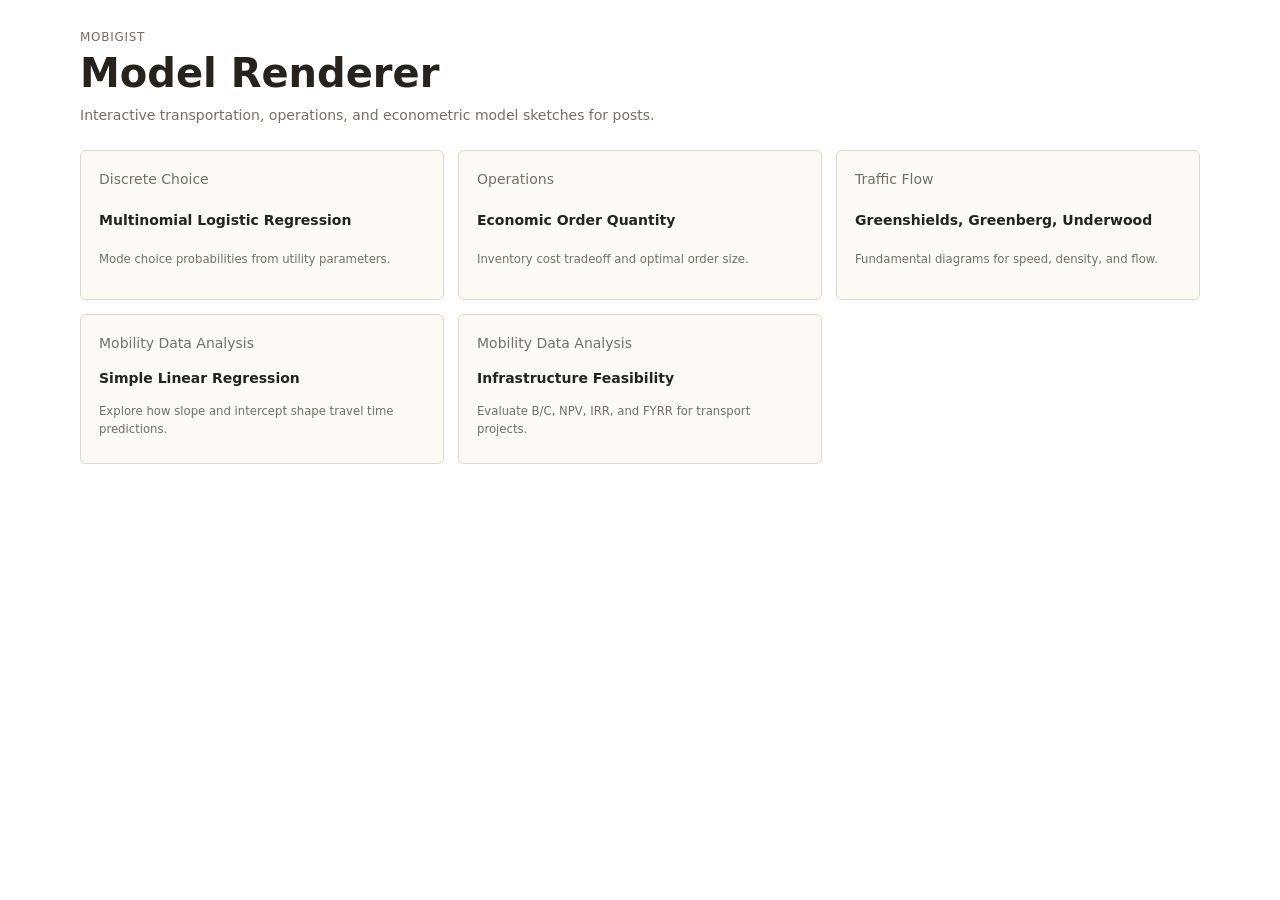
<file: index.html>
<!doctype html>
<html lang="en">
<head>
  <meta charset="utf-8">
  <meta name="viewport" content="width=device-width, initial-scale=1">
  <title>Mobigist Model Renderer</title>
  <link rel="stylesheet" href="./assets/shared.css">
</head>
<body>
  <main class="site-shell">
    <header class="site-header">
      <p class="eyebrow">Mobigist</p>
      <h1>Model Renderer</h1>
      <p class="lede">Interactive transportation, operations, and econometric model sketches for posts.</p>
    </header>

    <section id="model-list" class="model-list" aria-label="Available models">
      <p class="note">Loading models...</p>
    </section>
  </main>

  <script type="module">
    const modelList = document.getElementById('model-list');

    function createModelCard(model) {
      const card = document.createElement('a');
      card.className = 'model-card';
      card.href = `./models/${model.slug}/`;

      const category = document.createElement('span');
      category.textContent = model.category;

      const title = document.createElement('strong');
      title.textContent = model.title;

      const description = document.createElement('small');
      description.textContent = model.description;

      card.append(category, title, description);
      return card;
    }

    try {
      const response = await fetch('./models/manifest.json');
      if (!response.ok) throw new Error(`HTTP ${response.status}`);

      const models = await response.json();
      modelList.replaceChildren(...models.map(createModelCard));
    } catch (error) {
      modelList.replaceChildren();
      const message = document.createElement('p');
      message.className = 'note';
      message.textContent = 'Unable to load the model list. Run this page through a local server or check models/manifest.json.';
      modelList.append(message);
      console.error('Failed to load model manifest:', error);
    }
  </script>
</body>
</html>
</file>
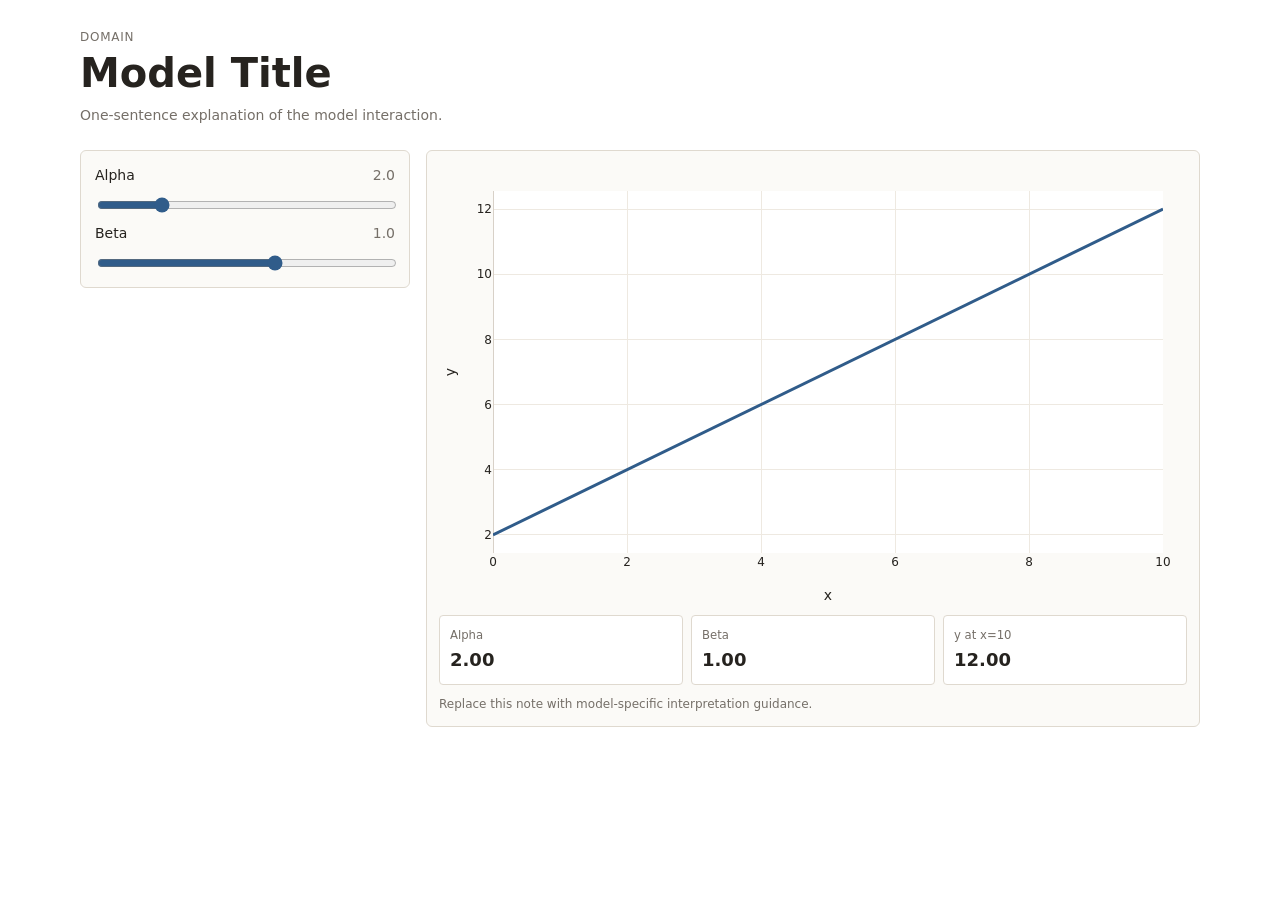
<file: MODEL_TEMPLATE/index.html>
<!doctype html>
<html lang="en">
<head>
  <meta charset="utf-8">
  <meta name="viewport" content="width=device-width, initial-scale=1">
  <title>Model Title</title>
  <link rel="stylesheet" href="../../assets/shared.css">
  <link rel="stylesheet" href="./style.css">
  <script src="https://cdn.plot.ly/plotly-2.35.2.min.js"></script>
</head>
<body>
  <main class="model-shell">
    <header class="model-header">
      <p class="eyebrow">Domain</p>
      <h1>Model Title</h1>
      <p class="lede">One-sentence explanation of the model interaction.</p>
    </header>

    <section class="workspace">
      <aside class="controls" aria-label="Model controls">
        <div class="control-group">
          <div class="control-row">
            <label for="alpha">Alpha</label>
            <output data-output="alpha"></output>
          </div>
          <input id="alpha" type="range" min="0" max="10" step="0.1" value="2">

          <div class="control-row">
            <label for="beta">Beta</label>
            <output data-output="beta"></output>
          </div>
          <input id="beta" type="range" min="-5" max="5" step="0.1" value="1">
        </div>
      </aside>

      <section class="chart-panel">
        <div id="chart" class="chart" role="img" aria-label="Interactive model chart"></div>
        <div id="metrics" class="metric-grid"></div>
        <p class="note">Replace this note with model-specific interpretation guidance.</p>
      </section>
    </section>
  </main>
  <script type="module" src="./model.js"></script>
</body>
</html>
</file>
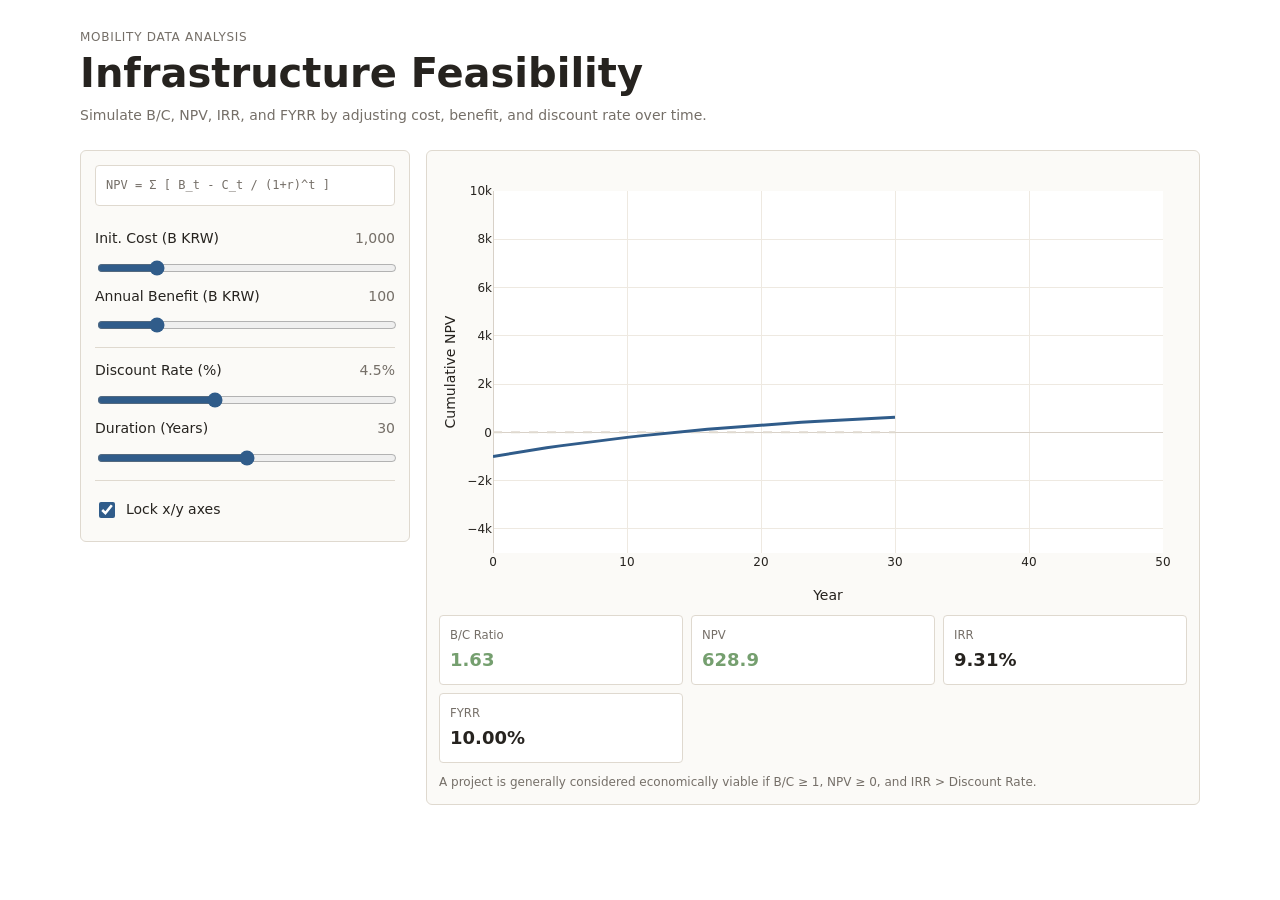
<file: models/economic-feasibility/index.html>
<!doctype html>
<html lang="en">
<head>
  <meta charset="utf-8">
  <meta name="viewport" content="width=device-width, initial-scale=1">
  <title>Infrastructure Feasibility</title>
  <link rel="stylesheet" href="../../assets/shared.css">
  <link rel="stylesheet" href="./style.css">
  <script src="https://cdn.plot.ly/plotly-2.35.2.min.js"></script>
</head>
<body>
  <main class="model-shell">
    <header class="model-header">
      <p class="eyebrow">Mobility Data Analysis</p>
      <h1>Infrastructure Feasibility</h1>
      <p class="lede">Simulate B/C, NPV, IRR, and FYRR by adjusting cost, benefit, and discount rate over time.</p>
    </header>

    <section class="workspace">
      <aside class="controls" aria-label="Feasibility controls">
        <p class="formula">NPV = Σ [ B_t - C_t / (1+r)^t ]</p>
        <div class="control-group">
          <div class="control-row">
            <label for="cost">Init. Cost (B KRW)</label>
            <output data-output="cost"></output>
          </div>
          <input id="cost" type="range" min="100" max="5000" step="100" value="1000">
          
          <div class="control-row">
            <label for="benefit">Annual Benefit (B KRW)</label>
            <output data-output="benefit"></output>
          </div>
          <input id="benefit" type="range" min="10" max="500" step="10" value="100">
        </div>
        <div class="control-group">
          <div class="control-row">
            <label for="discount-rate">Discount Rate (%)</label>
            <output data-output="discount-rate"></output>
          </div>
          <input id="discount-rate" type="range" min="1.0" max="10.0" step="0.1" value="4.5">
          
          <div class="control-row">
            <label for="duration">Duration (Years)</label>
            <output data-output="duration"></output>
          </div>
          <input id="duration" type="range" min="10" max="50" step="5" value="30">
        </div>
        <div class="control-group">
          <label class="checkbox-row" for="lock-axes">
            <input id="lock-axes" type="checkbox" checked>
            Lock x/y axes
          </label>
        </div>
      </aside>

      <section class="chart-panel">
        <div id="chart" class="chart" role="img" aria-label="Cumulative NPV Chart"></div>
        <div id="metrics" class="metric-grid"></div>
        <p class="note">A project is generally considered economically viable if B/C &ge; 1, NPV &ge; 0, and IRR &gt; Discount Rate.</p>
      </section>
    </section>
  </main>
  <script type="module" src="./model.js"></script>
</body>
</html>
</file>
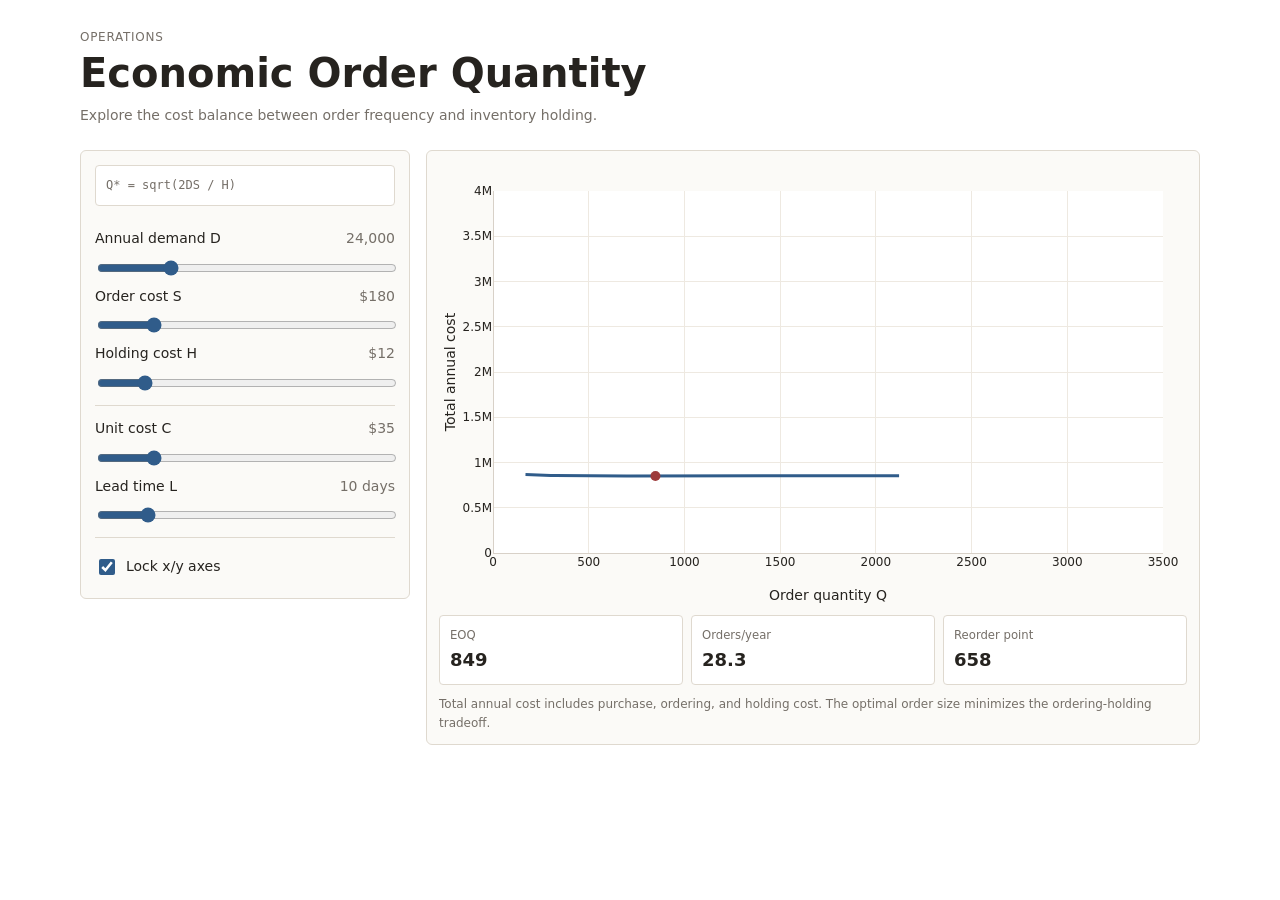
<file: models/eoq/index.html>
<!doctype html>
<html lang="en">
<head>
  <meta charset="utf-8">
  <meta name="viewport" content="width=device-width, initial-scale=1">
  <title>Economic Order Quantity</title>
  <link rel="stylesheet" href="../../assets/shared.css">
  <link rel="stylesheet" href="./style.css">
  <script src="https://cdn.plot.ly/plotly-2.35.2.min.js"></script>
</head>
<body>
  <main class="model-shell">
    <header class="model-header">
      <p class="eyebrow">Operations</p>
      <h1>Economic Order Quantity</h1>
      <p class="lede">Explore the cost balance between order frequency and inventory holding.</p>
    </header>

    <section class="workspace">
      <aside class="controls" aria-label="EOQ controls">
        <p class="formula">Q* = sqrt(2DS / H)</p>
        <div class="control-group">
          <div class="control-row"><label for="demand">Annual demand D</label><output data-output="demand"></output></div>
          <input id="demand" type="range" min="1000" max="100000" step="1000" value="24000">
          <div class="control-row"><label for="order-cost">Order cost S</label><output data-output="order-cost"></output></div>
          <input id="order-cost" type="range" min="10" max="1000" step="10" value="180">
          <div class="control-row"><label for="holding-cost">Holding cost H</label><output data-output="holding-cost"></output></div>
          <input id="holding-cost" type="range" min="1" max="80" step="1" value="12">
        </div>
        <div class="control-group">
          <div class="control-row"><label for="unit-cost">Unit cost C</label><output data-output="unit-cost"></output></div>
          <input id="unit-cost" type="range" min="1" max="200" step="1" value="35">
          <div class="control-row"><label for="lead-time">Lead time L</label><output data-output="lead-time"></output></div>
          <input id="lead-time" type="range" min="1" max="60" step="1" value="10">
        </div>
        <div class="control-group">
          <label class="checkbox-row" for="lock-axes">
            <input id="lock-axes" type="checkbox" checked>
            Lock x/y axes
          </label>
        </div>
      </aside>

      <section class="chart-panel">
        <div id="chart" class="chart" role="img" aria-label="EOQ cost curve"></div>
        <div class="metric-grid" id="metrics"></div>
        <p class="note">Total annual cost includes purchase, ordering, and holding cost. The optimal order size minimizes the ordering-holding tradeoff.</p>
      </section>
    </section>
  </main>
  <script type="module" src="./model.js"></script>
</body>
</html>
</file>
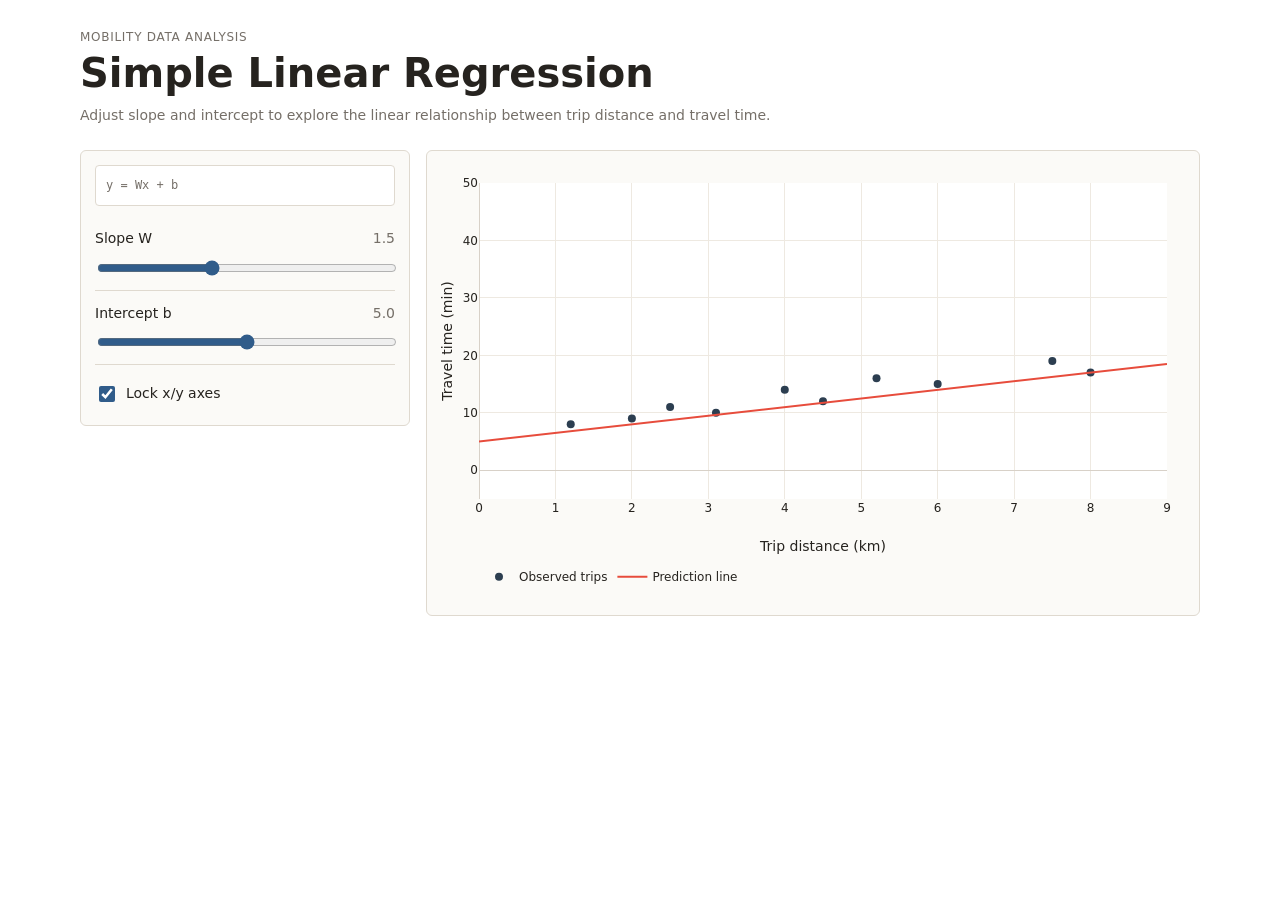
<file: models/linear-regression/index.html>
<!doctype html>
<html lang="en">
<head>
  <meta charset="utf-8">
  <meta name="viewport" content="width=device-width, initial-scale=1.0">
  <title>Simple Linear Regression</title>
  <link rel="stylesheet" href="../../assets/shared.css">
  <link rel="stylesheet" href="./style.css">
  <script src="https://cdn.plot.ly/plotly-2.35.2.min.js"></script>
</head>
<body>
  <main class="model-shell">
    <header class="model-header">
      <p class="eyebrow">Mobility Data Analysis</p>
      <h1>Simple Linear Regression</h1>
      <p class="lede">Adjust slope and intercept to explore the linear relationship between trip distance and travel time.</p>
    </header>

    <section class="workspace">
      <aside class="controls" aria-label="Linear regression controls">
        <p class="formula">y = Wx + b</p>
        <div class="control-group">
          <div class="control-row">
            <label for="weight">Slope W</label>
            <output data-output="weight"></output>
          </div>
          <input type="range" id="weight" min="0" max="4" step="0.1" value="1.5">
        </div>
        <div class="control-group">
          <div class="control-row">
            <label for="bias">Intercept b</label>
            <output data-output="bias"></output>
          </div>
          <input type="range" id="bias" min="-5" max="15" step="0.5" value="5.0">
        </div>
        <div class="control-group">
          <label class="checkbox-row" for="lock-axes">
            <input id="lock-axes" type="checkbox" checked>
            Lock x/y axes
          </label>
        </div>
      </aside>

      <section class="chart-panel">
        <div id="plot" class="chart" role="img" aria-label="Linear regression scatterplot"></div>
      </section>
    </section>
  </main>

  <script type="module" src="./model.js"></script>
</body>
</html>
</file>
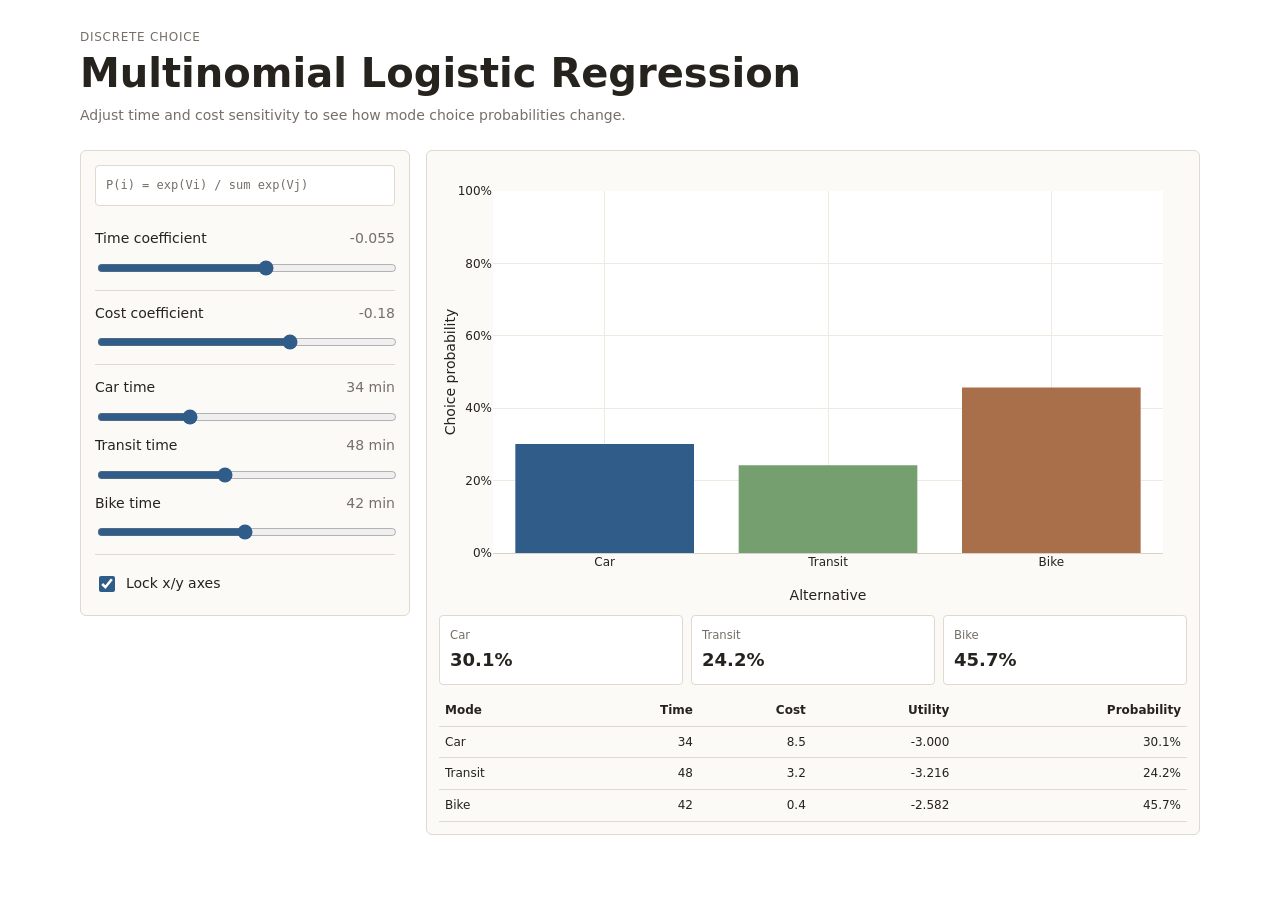
<file: models/multinomial-logit/index.html>
<!doctype html>
<html lang="en">
<head>
  <meta charset="utf-8">
  <meta name="viewport" content="width=device-width, initial-scale=1">
  <title>Multinomial Logistic Regression</title>
  <link rel="stylesheet" href="../../assets/shared.css">
  <link rel="stylesheet" href="./style.css">
  <script src="https://cdn.plot.ly/plotly-2.35.2.min.js"></script>
</head>
<body>
  <main class="model-shell">
    <header class="model-header">
      <p class="eyebrow">Discrete Choice</p>
      <h1>Multinomial Logistic Regression</h1>
      <p class="lede">Adjust time and cost sensitivity to see how mode choice probabilities change.</p>
    </header>

    <section class="workspace">
      <aside class="controls" aria-label="Model controls">
        <p class="formula">P(i) = exp(Vi) / sum exp(Vj)</p>
        <div class="control-group">
          <div class="control-row">
            <label for="beta-time">Time coefficient</label>
            <output data-output="beta-time"></output>
          </div>
          <input id="beta-time" type="range" min="-0.12" max="-0.005" step="0.005" value="-0.055">
        </div>
        <div class="control-group">
          <div class="control-row">
            <label for="beta-cost">Cost coefficient</label>
            <output data-output="beta-cost"></output>
          </div>
          <input id="beta-cost" type="range" min="-0.5" max="-0.01" step="0.01" value="-0.18">
        </div>
        <div class="control-group">
          <div class="control-row">
            <label for="car-time">Car time</label>
            <output data-output="car-time"></output>
          </div>
          <input id="car-time" type="range" min="10" max="90" step="1" value="34">
          <div class="control-row">
            <label for="transit-time">Transit time</label>
            <output data-output="transit-time"></output>
          </div>
          <input id="transit-time" type="range" min="10" max="100" step="1" value="48">
          <div class="control-row">
            <label for="bike-time">Bike time</label>
            <output data-output="bike-time"></output>
          </div>
          <input id="bike-time" type="range" min="5" max="80" step="1" value="42">
        </div>
        <div class="control-group">
          <label class="checkbox-row" for="lock-axes">
            <input id="lock-axes" type="checkbox" checked>
            Lock x/y axes
          </label>
        </div>
      </aside>

      <section class="chart-panel">
        <div id="chart" class="chart" role="img" aria-label="Mode choice probability chart"></div>
        <div class="metric-grid" id="metrics"></div>
        <table class="alternative-table" aria-label="Alternative utilities">
          <thead>
            <tr><th>Mode</th><th>Time</th><th>Cost</th><th>Utility</th><th>Probability</th></tr>
          </thead>
          <tbody id="utility-table"></tbody>
        </table>
      </section>
    </section>
  </main>
  <script type="module" src="./model.js"></script>
</body>
</html>
</file>
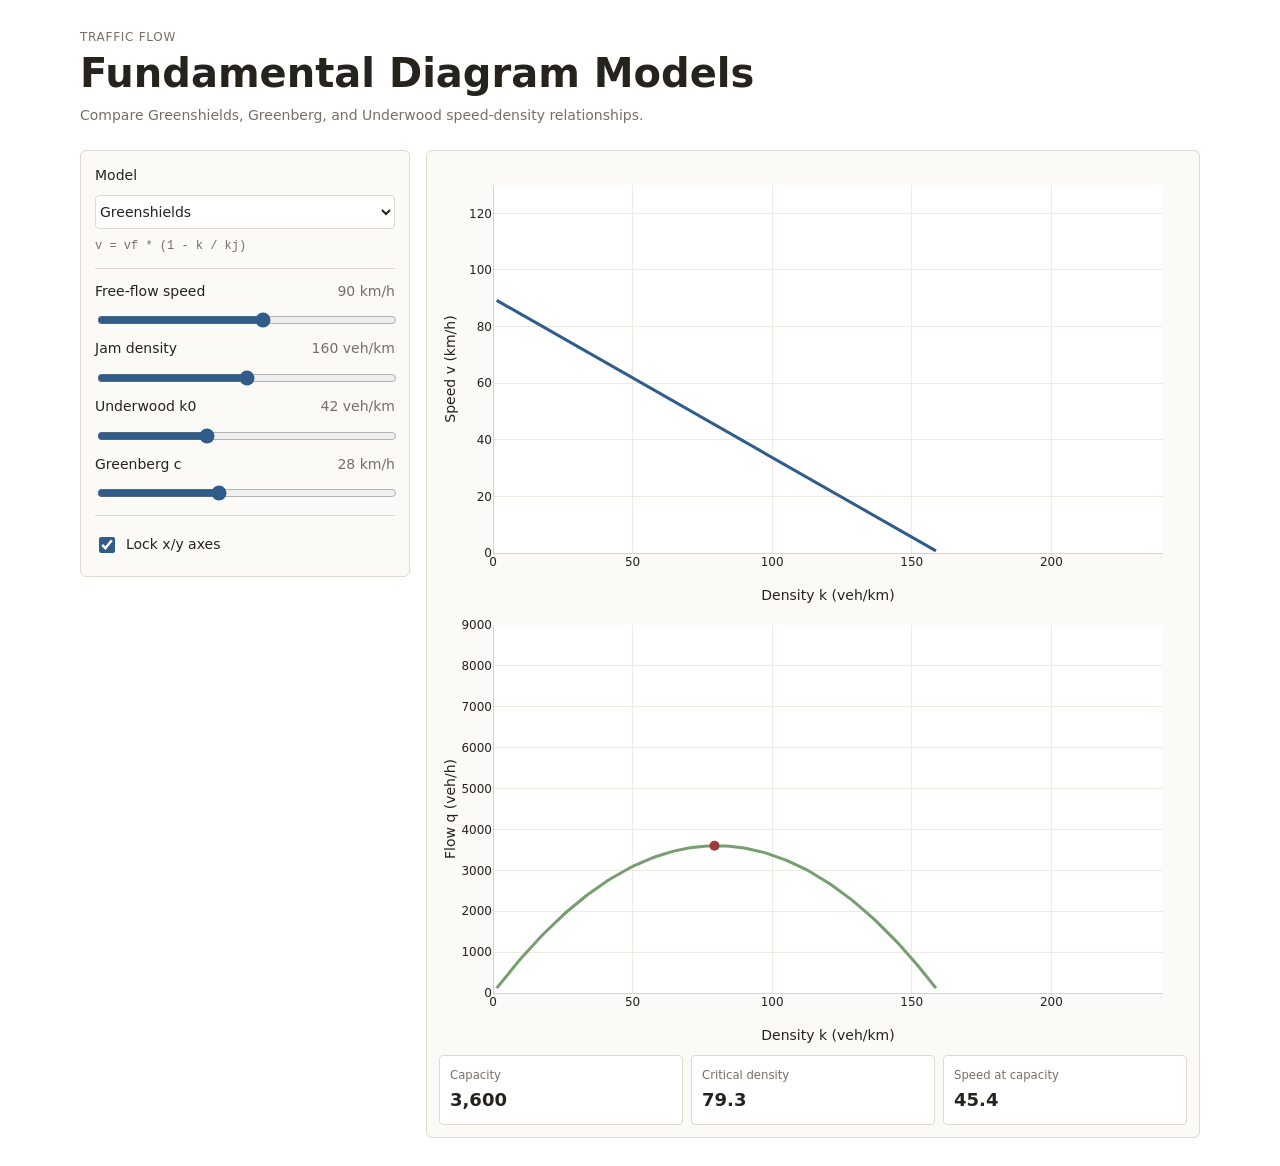
<file: models/traffic-flow/index.html>
<!doctype html>
<html lang="en">
<head>
  <meta charset="utf-8">
  <meta name="viewport" content="width=device-width, initial-scale=1">
  <title>Traffic Flow Theory</title>
  <link rel="stylesheet" href="../../assets/shared.css">
  <link rel="stylesheet" href="./style.css">
  <script src="https://cdn.plot.ly/plotly-2.35.2.min.js"></script>
</head>
<body>
  <main class="model-shell">
    <header class="model-header">
      <p class="eyebrow">Traffic Flow</p>
      <h1>Fundamental Diagram Models</h1>
      <p class="lede">Compare Greenshields, Greenberg, and Underwood speed-density relationships.</p>
    </header>

    <section class="workspace">
      <aside class="controls" aria-label="Traffic flow controls">
        <div class="control-group">
          <label for="model">Model</label>
          <select id="model">
            <option value="greenshields">Greenshields</option>
            <option value="greenberg">Greenberg</option>
            <option value="underwood">Underwood</option>
          </select>
          <p class="model-equation" id="equation"></p>
        </div>
        <div class="control-group">
          <div class="control-row"><label for="free-speed">Free-flow speed</label><output data-output="free-speed"></output></div>
          <input id="free-speed" type="range" min="40" max="130" step="1" value="90">
          <div class="control-row"><label for="jam-density">Jam density</label><output data-output="jam-density"></output></div>
          <input id="jam-density" type="range" min="80" max="240" step="5" value="160">
          <div class="control-row"><label for="critical-density">Underwood k0</label><output data-output="critical-density"></output></div>
          <input id="critical-density" type="range" min="15" max="90" step="1" value="42">
          <div class="control-row"><label for="greenberg-c">Greenberg c</label><output data-output="greenberg-c"></output></div>
          <input id="greenberg-c" type="range" min="10" max="55" step="1" value="28">
        </div>
        <div class="control-group">
          <label class="checkbox-row" for="lock-axes">
            <input id="lock-axes" type="checkbox" checked>
            Lock x/y axes
          </label>
        </div>
      </aside>

      <section class="chart-panel">
        <div id="speed-chart" class="chart" role="img" aria-label="Speed density curve"></div>
        <div id="flow-chart" class="chart" role="img" aria-label="Flow density curve"></div>
        <div class="metric-grid" id="metrics"></div>
      </section>
    </section>
  </main>
  <script type="module" src="./model.js"></script>
</body>
</html>
</file>
<file: assets/shared.css>
:root {
  --bg: #ffffff;
  --panel: #fbfaf7;
  --ink: #26231f;
  --muted: #756f68;
  --line: #dfd9cf;
  --accent: #305c8a;
  --accent-soft: #eaf2f8;
  --danger: #9d3b3b;
  --radius: 6px;
  --shadow: 0 12px 30px rgba(38, 35, 31, 0.08);
  font-family: Inter, ui-sans-serif, system-ui, -apple-system, BlinkMacSystemFont, "Segoe UI", sans-serif;
}

* {
  box-sizing: border-box;
}

html,
body {
  margin: 0;
  min-height: 100%;
  background: var(--bg);
  color: var(--ink);
}

body {
  font-size: 14px;
  line-height: 1.55;
}

button,
input,
select {
  font: inherit;
}

.site-shell,
.model-shell {
  width: min(1120px, calc(100vw - 32px));
  margin: 0 auto;
  padding: 28px 0;
}

.site-header,
.model-header {
  margin-bottom: 24px;
}

.eyebrow {
  margin: 0 0 4px;
  color: var(--muted);
  font-size: 12px;
  text-transform: uppercase;
  letter-spacing: 0.06em;
}

h1 {
  margin: 0;
  font-size: clamp(24px, 4vw, 40px);
  line-height: 1.1;
  letter-spacing: 0;
}

.lede {
  max-width: 720px;
  margin: 10px 0 0;
  color: var(--muted);
}

.model-list {
  display: grid;
  grid-template-columns: repeat(3, minmax(0, 1fr));
  gap: 14px;
}

.model-card {
  display: grid;
  gap: 6px;
  min-height: 150px;
  padding: 18px;
  border: 1px solid var(--line);
  border-radius: var(--radius);
  background: var(--panel);
  color: inherit;
  text-decoration: none;
}

.model-card:hover {
  border-color: #b9c9d8;
  background: #f7fbff;
}

.model-card span,
.model-card small {
  color: var(--muted);
}

.workspace {
  display: grid;
  grid-template-columns: minmax(260px, 330px) minmax(0, 1fr);
  gap: 16px;
  align-items: start;
}

.controls,
.results,
.chart-panel {
  border: 1px solid var(--line);
  border-radius: var(--radius);
  background: var(--panel);
}

.controls {
  padding: 14px;
}

.chart-panel {
  padding: 12px;
}

.control-group {
  display: grid;
  gap: 8px;
  padding: 12px 0;
  border-bottom: 1px solid var(--line);
}

.control-group:first-child {
  padding-top: 0;
}

.control-group:last-child {
  border-bottom: 0;
  padding-bottom: 0;
}

.formula {
  margin: 0 0 10px;
  padding: 10px;
  border: 1px solid var(--line);
  border-radius: 4px;
  background: #fff;
  color: var(--muted);
  font-family: ui-monospace, SFMono-Regular, Menlo, Consolas, monospace;
  font-size: 12px;
}

.control-row {
  display: grid;
  grid-template-columns: 1fr auto;
  gap: 10px;
  align-items: center;
}

.control-row label {
  color: var(--ink);
}

.control-row output {
  min-width: 56px;
  color: var(--muted);
  text-align: right;
  font-variant-numeric: tabular-nums;
}

input[type="range"] {
  width: 100%;
  accent-color: var(--accent);
}

select {
  width: 100%;
  min-height: 34px;
  border: 1px solid var(--line);
  border-radius: 4px;
  background: #fff;
  color: var(--ink);
}

.checkbox-row {
  display: flex;
  gap: 8px;
  align-items: center;
  justify-content: flex-start;
  min-height: 34px;
  color: var(--ink);
}

.checkbox-row input {
  width: 16px;
  height: 16px;
  accent-color: var(--accent);
}

.metric-grid {
  display: grid;
  grid-template-columns: repeat(3, minmax(0, 1fr));
  gap: 8px;
  margin-top: 12px;
}

.metric {
  padding: 10px;
  border: 1px solid var(--line);
  border-radius: 4px;
  background: #fff;
}

.metric small {
  display: block;
  color: var(--muted);
}

.metric strong {
  display: block;
  margin-top: 2px;
  font-size: 18px;
  font-variant-numeric: tabular-nums;
}

.chart {
  width: 100%;
  min-height: 440px;
}

.note {
  margin: 10px 0 0;
  color: var(--muted);
  font-size: 12px;
}

@media (max-width: 820px) {
  .model-list,
  .workspace {
    grid-template-columns: 1fr;
  }

  .site-shell,
  .model-shell {
    width: min(100vw - 20px, 720px);
    padding: 18px 0;
  }

  .chart {
    min-height: 360px;
  }
}
</file>
<file: MODEL_TEMPLATE/style.css>
/* Keep model-specific styles here. Prefer shared classes from assets/shared.css. */
</file>
<file: models/economic-feasibility/style.css>
/* Model-specific styles only. Shared layout and control styles come from ../../assets/shared.css. */
</file>
<file: models/eoq/style.css>
/* Model-specific styles only. Shared layout and control styles come from ../../assets/shared.css. */
</file>
<file: models/linear-regression/style.css>
/* Model-specific styles only. Shared layout and control styles come from ../../assets/shared.css. */
</file>
<file: models/multinomial-logit/style.css>
.alternative-table {
  width: 100%;
  border-collapse: collapse;
  margin-top: 10px;
  font-size: 12px;
}

.alternative-table th,
.alternative-table td {
  padding: 6px;
  border-bottom: 1px solid var(--line);
  text-align: right;
}

.alternative-table th:first-child,
.alternative-table td:first-child {
  text-align: left;
}
</file>
<file: models/traffic-flow/style.css>
.model-equation {
  margin: 0;
  color: var(--muted);
  font-family: ui-monospace, SFMono-Regular, Menlo, Consolas, monospace;
  font-size: 12px;
}
</file>
